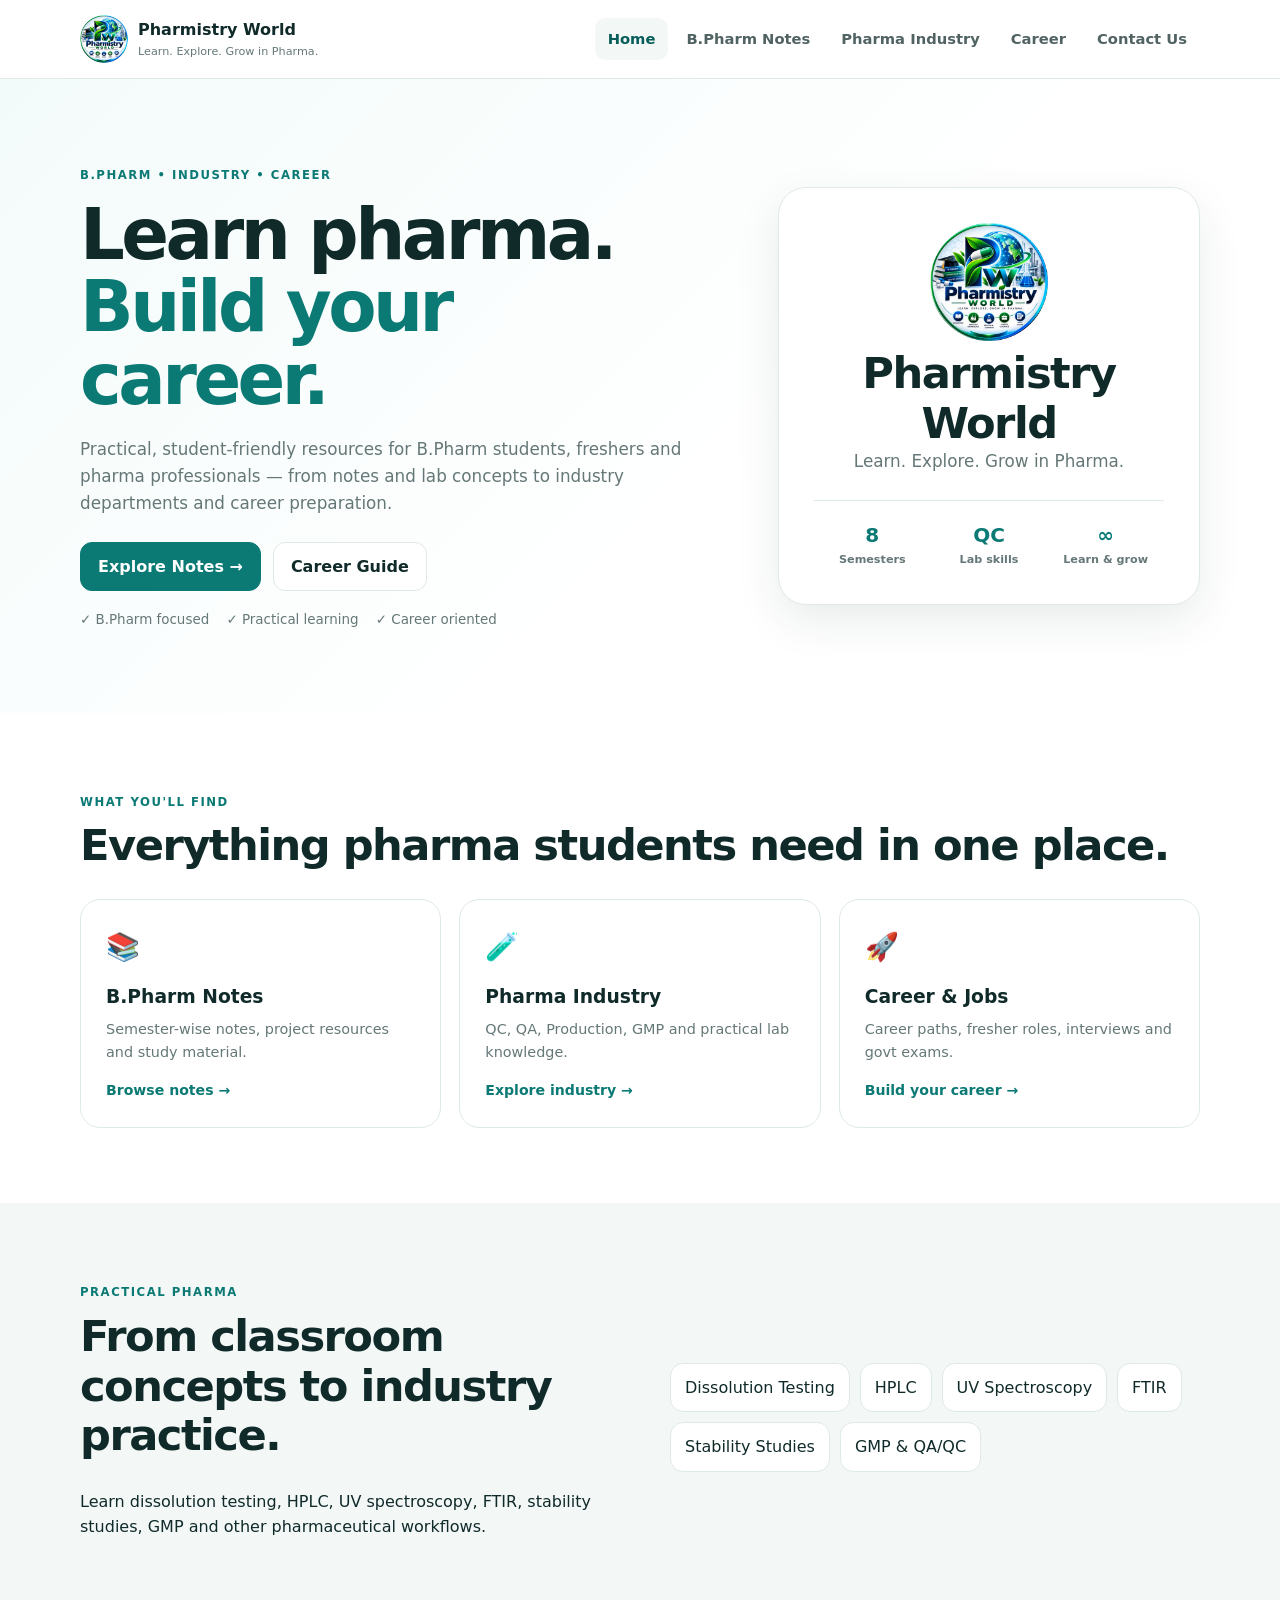
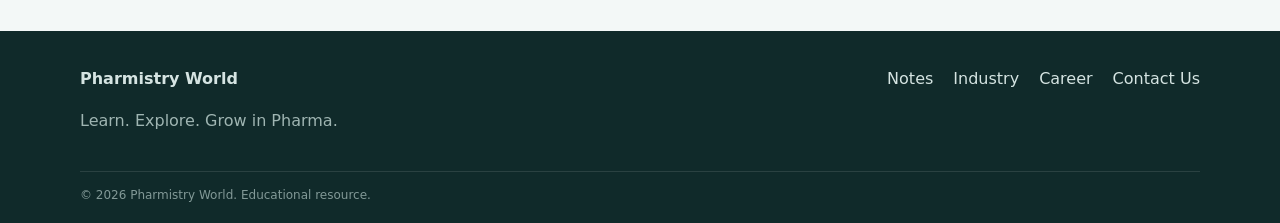
<file: index.html>
<!doctype html>
<html lang="en">

<head>
  <meta charset="UTF-8">
  <meta name="viewport" content="width=device-width,initial-scale=1">

  <meta name="description"
    content="Pharmistry World — B.Pharm notes, pharma industry knowledge, practical learning and career guidance.">

  <title>Pharmistry World | Learn. Explore. Grow in Pharma.</title>

  <link rel="icon" href="logo.png">
  <link rel="stylesheet" href="style.css">
</head>

<body>

<header>
  <div class="container nav">

    <a class="brand" href="index.html">
      <img src="logo.png" alt="Pharmistry World logo">

      <span>
        <b>Pharmistry World</b>
        <small>Learn. Explore. Grow in Pharma.</small>
      </span>
    </a>

    <button class="menu-btn" aria-label="Menu">
      ☰
    </button>

    <nav>
      <a class="active" href="index.html">Home</a>
      <a href="notes.html">B.Pharm Notes</a>
      <a href="industry.html">Pharma Industry</a>
      <a href="career.html">Career</a>
      <a href="contact.html">Contact Us</a>
    </nav>

  </div>
</header>


<main>

  <section class="hero">

    <div class="container hero-grid">

      <div>

        <span class="eyebrow">
          B.PHARM • INDUSTRY • CAREER
        </span>

        <h1>
          Learn pharma.<br>
          <em>Build your career.</em>
        </h1>

        <p>
          Practical, student-friendly resources for B.Pharm students,
          freshers and pharma professionals — from notes and lab concepts
          to industry departments and career preparation.
        </p>

        <div class="actions">
          <a class="btn primary" href="notes.html">
            Explore Notes →
          </a>

          <a class="btn" href="career.html">
            Career Guide
          </a>
        </div>

        <div class="points">
          ✓ B.Pharm focused　 ✓ Practical learning　 ✓ Career oriented
        </div>

      </div>


      <div class="hero-card">

        <img src="logo.png" alt="">

        <h2>Pharmistry World</h2>

        <p>
          Learn. Explore. Grow in Pharma.
        </p>

        <div class="stats">

          <b>
            8
            <small>Semesters</small>
          </b>

          <b>
            QC
            <small>Lab skills</small>
          </b>

          <b>
            ∞
            <small>Learn & grow</small>
          </b>

        </div>

      </div>

    </div>

  </section>


  <section class="section">

    <div class="container">

      <span class="eyebrow">
        WHAT YOU'LL FIND
      </span>

      <h2>
        Everything pharma students need in one place.
      </h2>

      <div class="cards">

        <a class="card" href="notes.html">

          <i>📚</i>

          <h3>
            B.Pharm Notes
          </h3>

          <p>
            Semester-wise notes, project resources and study material.
          </p>

          <strong>
            Browse notes →
          </strong>

        </a>


        <a class="card" href="industry.html">

          <i>🧪</i>

          <h3>
            Pharma Industry
          </h3>

          <p>
            QC, QA, Production, GMP and practical lab knowledge.
          </p>

          <strong>
            Explore industry →
          </strong>

        </a>


        <a class="card" href="career.html">

          <i>🚀</i>

          <h3>
            Career & Jobs
          </h3>

          <p>
            Career paths, fresher roles, interviews and govt exams.
          </p>

          <strong>
            Build your career →
          </strong>

        </a>

      </div>

    </div>

  </section>


  <section class="section soft">

    <div class="container two">

      <div>

        <span class="eyebrow">
          PRACTICAL PHARMA
        </span>

        <h2>
          From classroom concepts to industry practice.
        </h2>

        <p>
          Learn dissolution testing, HPLC, UV spectroscopy, FTIR,
          stability studies, GMP and other pharmaceutical workflows.
        </p>

      </div>


      <div class="chips">

        <span>Dissolution Testing</span>
        <span>HPLC</span>
        <span>UV Spectroscopy</span>
        <span>FTIR</span>
        <span>Stability Studies</span>
        <span>GMP & QA/QC</span>

      </div>

    </div>

  </section>

</main>


<footer>

  <div class="container foot">

    <div>

      <b>
        Pharmistry World
      </b>

      <p>
        Learn. Explore. Grow in Pharma.
      </p>

    </div>


    <div>

      <a href="notes.html">
        Notes
      </a>

      <a href="industry.html">
        Industry
      </a>

      <a href="career.html">
        Career
      </a>

      <a href="contact.html">
        Contact Us
      </a>

    </div>

  </div>


  <div class="container copy">

    © 2026 Pharmistry World. Educational resource.

  </div>

</footer>


<script src="script.js"></script>
<script src="analytics.js?v=20261003-1"></script>
</body>
</html>
</file>
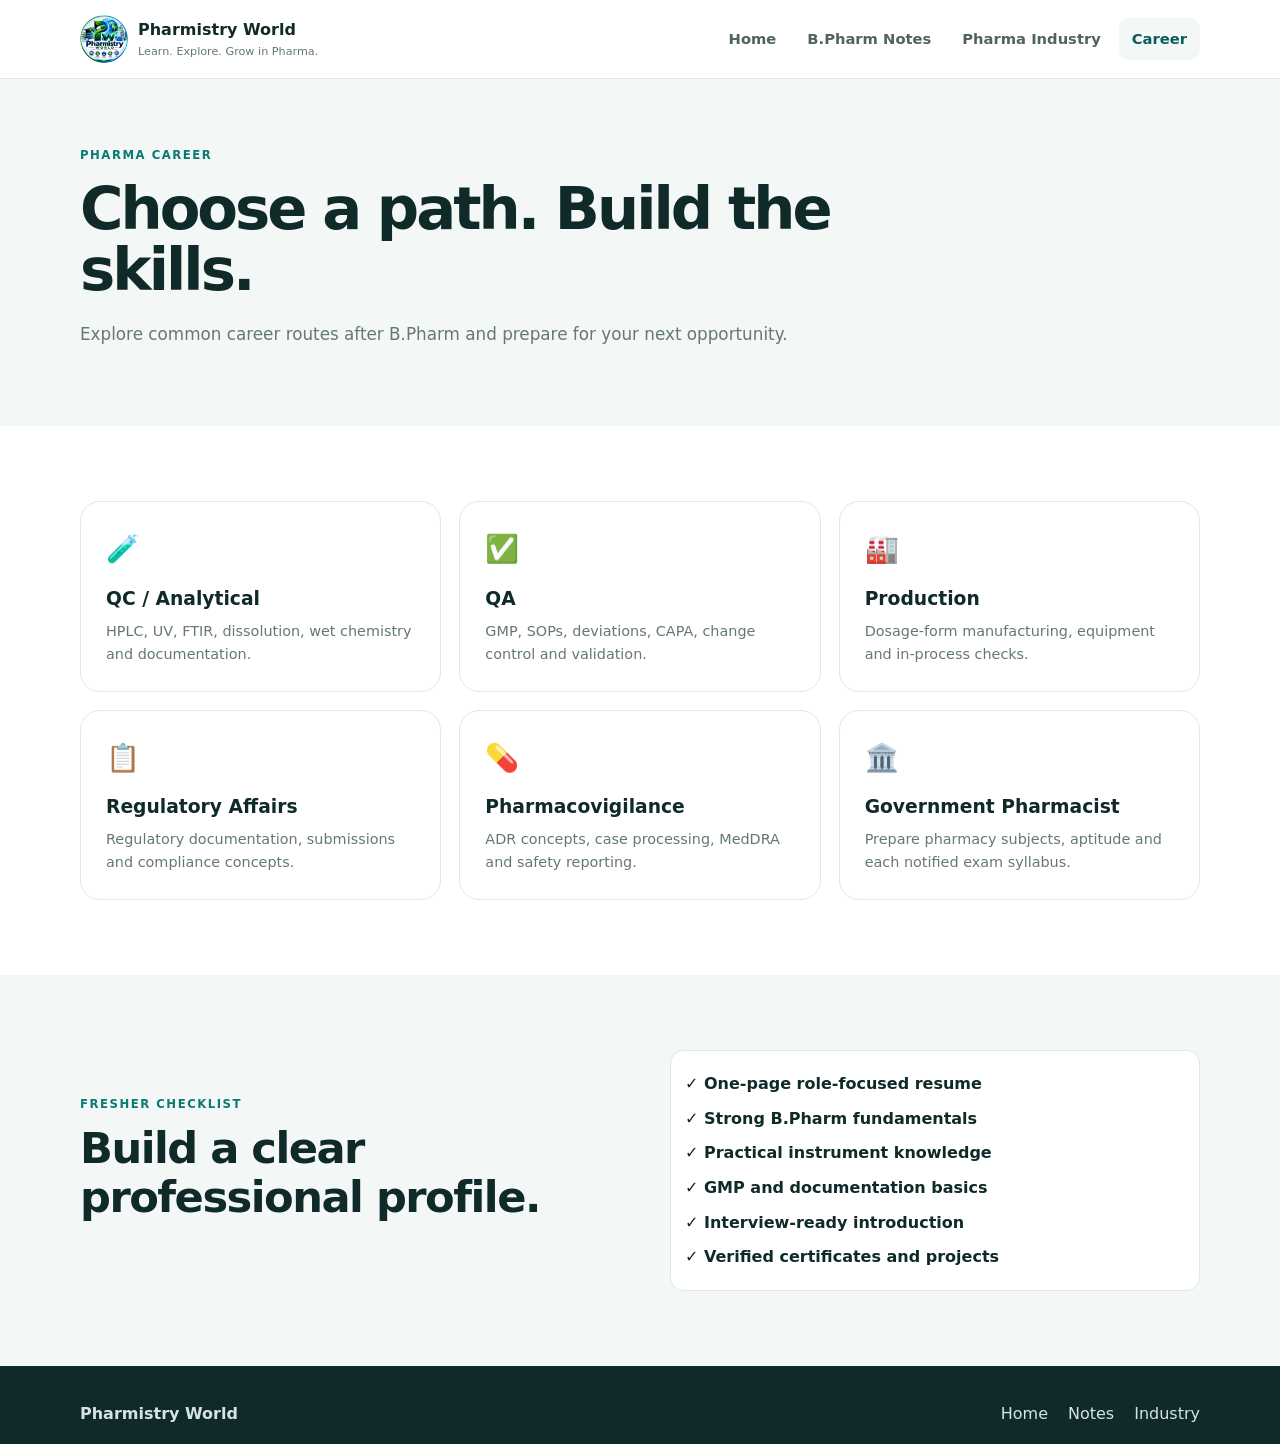
<file: career.html>
<!doctype html><html lang="en"><head><meta charset="UTF-8"><meta name="viewport" content="width=device-width,initial-scale=1"><meta name="description" content="Pharma career guidance for B.Pharm students and freshers."><title>Pharma Career | Pharmistry World</title><link rel="icon" href="logo.png"><link rel="stylesheet" href="style.css"></head><body><header><div class="container nav"><a class="brand" href="index.html"><img src="logo.png" alt="Pharmistry World logo"><span><b>Pharmistry World</b><small>Learn. Explore. Grow in Pharma.</small></span></a><button class="menu-btn">☰</button><nav><a href="index.html">Home</a><a href="notes.html">B.Pharm Notes</a><a href="industry.html">Pharma Industry</a><a class="active" href="career.html">Career</a></nav></div></header><main><section class="page-hero"><div class="container"><span class="eyebrow">PHARMA CAREER</span><h1>Choose a path. Build the skills.</h1><p>Explore common career routes after B.Pharm and prepare for your next opportunity.</p></div></section><section class="section"><div class="container"><div class="cards"><article class="card"><i>🧪</i><h3>QC / Analytical</h3><p>HPLC, UV, FTIR, dissolution, wet chemistry and documentation.</p></article><article class="card"><i>✅</i><h3>QA</h3><p>GMP, SOPs, deviations, CAPA, change control and validation.</p></article><article class="card"><i>🏭</i><h3>Production</h3><p>Dosage-form manufacturing, equipment and in-process checks.</p></article><article class="card"><i>📋</i><h3>Regulatory Affairs</h3><p>Regulatory documentation, submissions and compliance concepts.</p></article><article class="card"><i>💊</i><h3>Pharmacovigilance</h3><p>ADR concepts, case processing, MedDRA and safety reporting.</p></article><article class="card"><i>🏛️</i><h3>Government Pharmacist</h3><p>Prepare pharmacy subjects, aptitude and each notified exam syllabus.</p></article></div></div></section><section class="section soft"><div class="container two"><div><span class="eyebrow">FRESHER CHECKLIST</span><h2>Build a clear professional profile.</h2></div><div class="check"><p>✓ One-page role-focused resume</p><p>✓ Strong B.Pharm fundamentals</p><p>✓ Practical instrument knowledge</p><p>✓ GMP and documentation basics</p><p>✓ Interview-ready introduction</p><p>✓ Verified certificates and projects</p></div></div></section></main><footer><div class="container foot"><b>Pharmistry World</b><div><a href="index.html">Home</a><a href="notes.html">Notes</a><a href="industry.html">Industry</a></div></div></footer><script src="script.js"></script><script src="analytics.js?v=20261003-1"></script></body></html>
</file>
<file: style.css>
:root{--p:#0b7a75;--pd:#075d59;--ink:#102a2a;--muted:#657777;--line:#dfe9e7;--soft:#f3f8f7;--white:#fff;--shadow:0 16px 45px rgba(16,42,42,.09)}*{box-sizing:border-box}body{margin:0;font-family:Inter,system-ui,-apple-system,"Segoe UI",Roboto,Arial,sans-serif;color:var(--ink);line-height:1.6}a{color:inherit;text-decoration:none}button,input,select{font:inherit}.container{width:min(1120px,calc(100% - 40px));margin:auto}header{position:sticky;top:0;z-index:20;background:rgba(255,255,255,.95);backdrop-filter:blur(12px);border-bottom:1px solid var(--line)}.nav{min-height:78px;display:flex;align-items:center;justify-content:space-between;gap:20px}.brand{display:flex;align-items:center;gap:10px}.brand img{width:48px;height:48px;object-fit:contain;border-radius:50%;display:block;flex:0 0 48px;background:#fff}.brand span{display:grid;min-width:0}.brand small{font-size:.7rem;color:var(--muted)}nav{display:flex;gap:5px}nav a{padding:9px 13px;border-radius:10px;font-weight:700;color:#506262;font-size:.92rem}nav a:hover,nav a.active{background:var(--soft);color:var(--pd)}.menu-btn{display:none;border:0;background:var(--soft);border-radius:10px;padding:8px 12px}.hero{padding:82px 0;background:linear-gradient(135deg,#f3fbfa,#fff 60%)}.hero-grid{display:grid;grid-template-columns:1.2fr .8fr;gap:65px;align-items:center}.eyebrow{color:var(--p);font-size:.73rem;font-weight:850;letter-spacing:.13em}.hero h1,.page-hero h1{font-size:clamp(2.6rem,6vw,4.4rem);line-height:1.03;letter-spacing:-.05em;margin:12px 0 20px}.hero h1 em{font-style:normal;color:var(--p)}.hero p,.page-hero p{color:var(--muted);font-size:1.05rem}.actions{display:flex;gap:12px;flex-wrap:wrap;margin:25px 0 18px}.btn{display:inline-flex;padding:11px 17px;border:1px solid var(--line);border-radius:12px;background:#fff;font-weight:750}.btn.primary{background:var(--p);color:#fff;border-color:var(--p)}.points{font-size:.84rem;color:var(--muted)}.hero-card{background:#fff;border:1px solid var(--line);border-radius:28px;padding:35px;text-align:center;box-shadow:var(--shadow)}.hero-card img{width:118px;height:118px;object-fit:contain;display:block;margin:0 auto}.hero-card h2{margin:8px 0 0}.hero-card p{margin:0}.stats{display:grid;grid-template-columns:repeat(3,1fr);margin-top:25px;border-top:1px solid var(--line);padding-top:18px}.stats b{color:var(--p);font-size:1.25rem}.stats small{display:block;color:var(--muted);font-size:.7rem}.section{padding:75px 0}.soft{background:var(--soft)}h2{font-size:clamp(1.8rem,4vw,2.7rem);line-height:1.15;letter-spacing:-.035em;margin:8px 0 28px}.cards{display:grid;grid-template-columns:repeat(3,1fr);gap:18px}.card{display:block;background:#fff;border:1px solid var(--line);border-radius:20px;padding:25px;transition:.2s}.card:hover{transform:translateY(-3px);box-shadow:var(--shadow)}.card i{font-style:normal;font-size:1.7rem}.card h3{margin:13px 0 6px}.card p{color:var(--muted);margin:0;font-size:.9rem}.card strong{display:inline-block;color:var(--p);margin-top:15px;font-size:.88rem}.two{display:grid;grid-template-columns:1fr 1fr;gap:60px;align-items:center}.chips{display:flex;flex-wrap:wrap;gap:10px}.chips span,.check{background:#fff;border:1px solid var(--line);border-radius:13px;padding:11px 14px}.page-hero{padding:62px 0;background:var(--soft)}.page-hero h1{font-size:clamp(2.3rem,5vw,3.7rem);max-width:850px}.toolbar{display:grid;grid-template-columns:1fr 210px;gap:12px;margin-bottom:32px}.toolbar input,.toolbar select{width:100%;padding:13px;border:1px solid var(--line);border-radius:12px;background:#fff;outline:0}.library-head{display:flex;justify-content:space-between;margin-bottom:15px}.library-head h2{font-size:1.5rem;margin:0}.library-head span{color:var(--muted);font-size:.85rem}.notes{display:grid;gap:13px}.note{display:flex;align-items:center;gap:17px;padding:19px;border:1px solid var(--line);border-radius:17px}.badge{width:50px;height:50px;display:grid;place-items:center;background:#edf8f6;color:var(--p);font-weight:850;border-radius:12px}.note-main{flex:1;min-width:0}.note-main small{color:var(--p);font-weight:750}.note-main h3{margin:2px 0}.note-main p{margin:0;color:var(--muted);white-space:nowrap;overflow:hidden;text-overflow:ellipsis}.empty{padding:45px;text-align:center;border:1px dashed var(--line);border-radius:16px;color:var(--muted)}.check p{margin:9px 0;font-weight:650}footer{background:#102a2a;color:#d5e4e2;padding:35px 0 18px}.foot{display:flex;justify-content:space-between;gap:25px}.foot>div:last-child{display:flex;gap:20px}.foot p{color:#9fb5b2}.copy{border-top:1px solid #ffffff1c;margin-top:22px;padding-top:14px;color:#829997;font-size:.75rem}@media(max-width:900px){.hero-grid,.two{grid-template-columns:1fr}.cards{grid-template-columns:repeat(2,1fr)}nav{display:none;position:absolute;top:78px;left:0;right:0;background:#fff;padding:12px 20px;flex-direction:column;border-bottom:1px solid var(--line)}nav.open{display:flex}.menu-btn{display:block}}@media(max-width:620px){.brand img{width:46px;height:46px;flex-basis:46px}.brand b{font-size:.98rem}.brand small{font-size:.68rem}.container{width:calc(100% - 28px)}.cards{grid-template-columns:1fr}.toolbar{grid-template-columns:1fr}.note{flex-wrap:wrap;align-items:flex-start}.note .btn{width:100%;justify-content:center}.foot{flex-direction:column}.hero{padding:58px 0}.section{padding:55px 0}}
</file>
